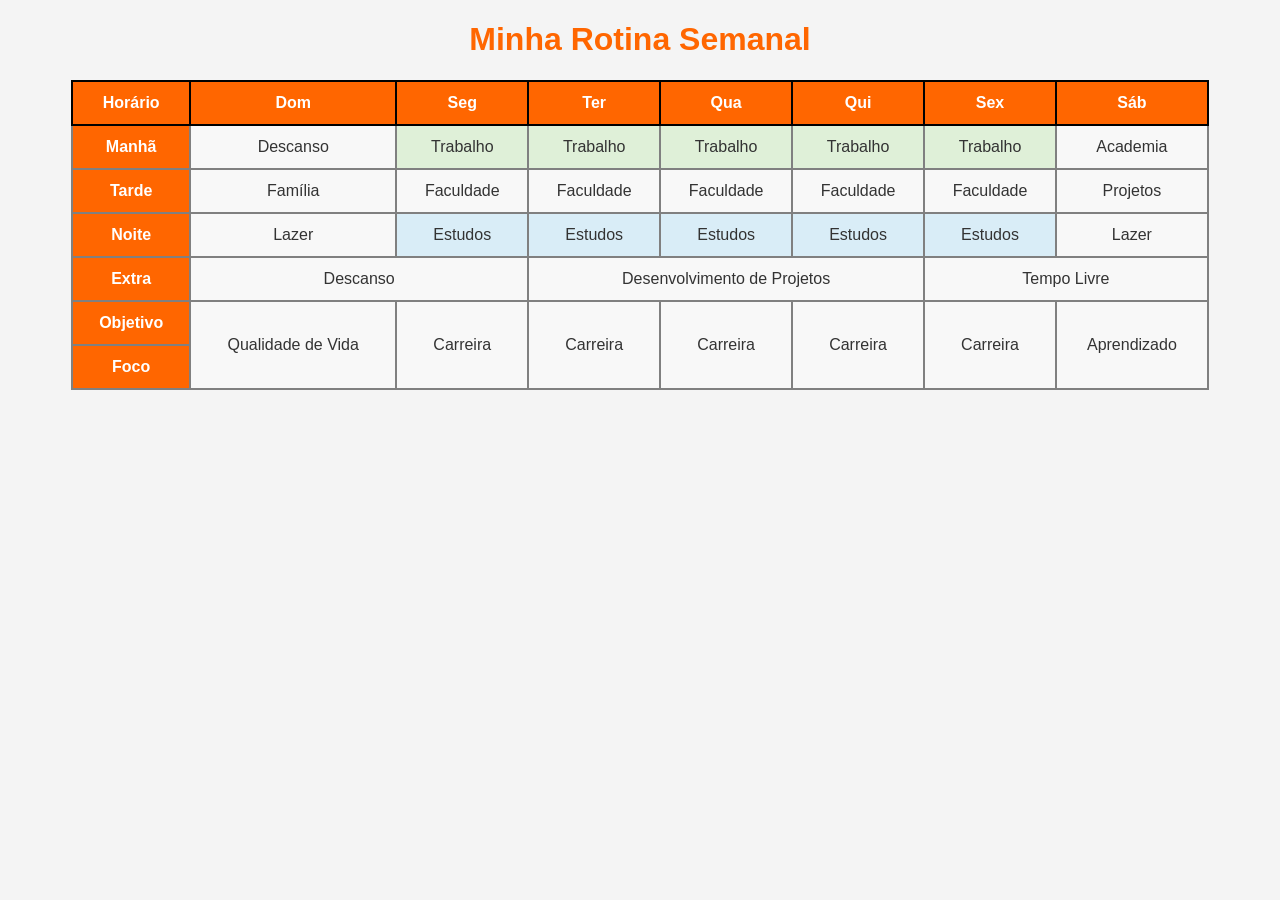
<file: atividade4.html>
<!DOCTYPE html>
<html lang="pt-BR">
<head>
    <meta charset="UTF-8">
    <title>Minha Rotina Semanal</title>

    <style>

        body{
            font-family: Arial, sans-serif;
            background-color: #f4f4f4;
            text-align: center;
        }

        h1{
            color: #ff6600;
        }

        table{
            margin: auto;
            border-collapse: collapse;
            width: 90%;
        }

        th{
            background-color: #ff6600;
            color: white;
            border: 2px solid black;
            padding: 12px;
        }

        td{
            background-color: #f8f8f8;
            border: 2px solid gray;
            padding: 12px;
            text-align: center;
            color: #333;
        }

        .periodo{
            background-color: #ff6600;
            color: white;
            font-weight: bold;
        }

        .estudo{
            background-color: #d9edf7;
        }

        .trabalho{
            background-color: #dff0d8;
        }

    </style>

</head>
<body>

    <h1>Minha Rotina Semanal</h1>

    <table>

        <tr>
            <th>Horário</th>
            <th>Dom</th>
            <th>Seg</th>
            <th>Ter</th>
            <th>Qua</th>
            <th>Qui</th>
            <th>Sex</th>
            <th>Sáb</th>
        </tr>

        <tr>
            <td class="periodo">Manhã</td>
            <td>Descanso</td>
            <td class="trabalho">Trabalho</td>
            <td class="trabalho">Trabalho</td>
            <td class="trabalho">Trabalho</td>
            <td class="trabalho">Trabalho</td>
            <td class="trabalho">Trabalho</td>
            <td>Academia</td>
        </tr>

        <tr>
            <td class="periodo">Tarde</td>
            <td>Família</td>
            <td>Faculdade</td>
            <td>Faculdade</td>
            <td>Faculdade</td>
            <td>Faculdade</td>
            <td>Faculdade</td>
            <td>Projetos</td>
        </tr>

        <tr>
            <td class="periodo">Noite</td>
            <td>Lazer</td>
            <td class="estudo">Estudos</td>
            <td class="estudo">Estudos</td>
            <td class="estudo">Estudos</td>
            <td class="estudo">Estudos</td>
            <td class="estudo">Estudos</td>
            <td>Lazer</td>
        </tr>

        <tr>
            <td class="periodo">Extra</td>
            <td colspan="2">Descanso</td>
            <td colspan="3">Desenvolvimento de Projetos</td>
            <td colspan="2">Tempo Livre</td>
        </tr>

        <tr>
            <td class="periodo">Objetivo</td>
            <td rowspan="2">Qualidade de Vida</td>
            <td rowspan="2">Carreira</td>
            <td rowspan="2">Carreira</td>
            <td rowspan="2">Carreira</td>
            <td rowspan="2">Carreira</td>
            <td rowspan="2">Carreira</td>
            <td rowspan="2">Aprendizado</td>
        </tr>

        <tr>
            <td class="periodo">Foco</td>
        </tr>

    </table>

</body>
</html>
</file>
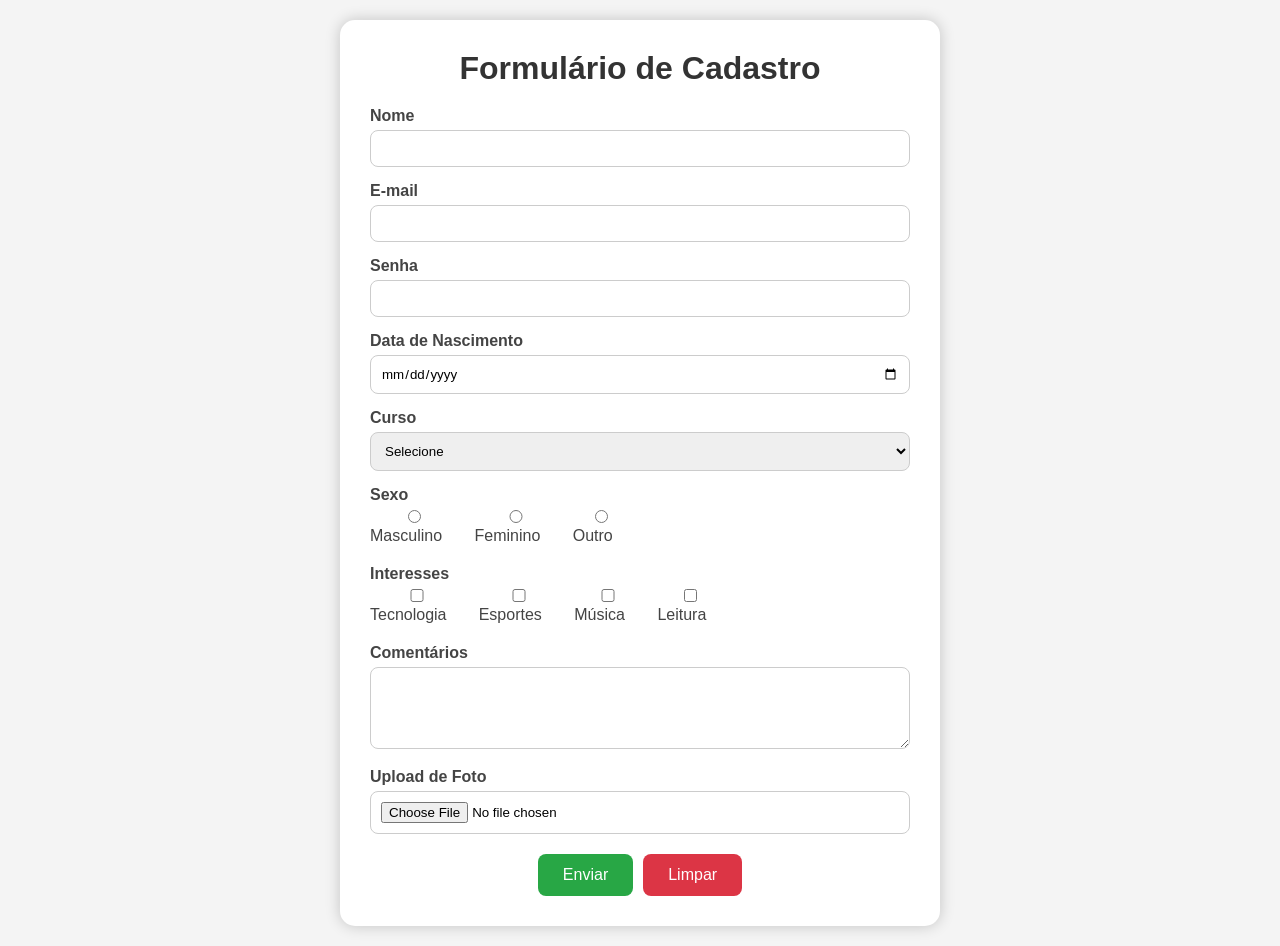
<file: atividade5.html>
<!DOCTYPE html>
<html lang="pt-BR">
<head>
<meta charset="UTF-8">
<meta name="viewport" content="width=device-width, initial-scale=1.0">
<title>Formulário de Cadastro</title>

<style>
    *{
        margin:0;
        padding:0;
        box-sizing:border-box;
        font-family: Arial, sans-serif;
    }

    body{
        background:#f4f4f4;
        display:flex;
        justify-content:center;
        align-items:center;
        min-height:100vh;
        padding:20px;
    }

    .container{
        background:white;
        width:100%;
        max-width:600px;
        padding:30px;
        border-radius:15px;
        box-shadow:0 0 15px rgba(0,0,0,0.2);
    }

    h1{
        text-align:center;
        margin-bottom:20px;
        color:#333;
    }

    .campo{
        margin-bottom:15px;
    }

    label{
        display:block;
        margin-bottom:5px;
        font-weight:bold;
        color:#444;
    }

    input,
    select,
    textarea{
        width:100%;
        padding:10px;
        border:1px solid #ccc;
        border-radius:8px;
        transition:0.3s;
    }

    input:focus,
    select:focus,
    textarea:focus{
        outline:none;
        border-color:#007BFF;
        box-shadow:0 0 8px rgba(0,123,255,0.4);
    }

    .radio-group,
    .checkbox-group{
        display:flex;
        gap:15px;
        flex-wrap:wrap;
    }

    .radio-group label,
    .checkbox-group label{
        font-weight:normal;
    }

    .botoes{
        display:flex;
        gap:10px;
        justify-content:center;
        margin-top:20px;
    }

    button{
        padding:12px 25px;
        border:none;
        border-radius:8px;
        cursor:pointer;
        color:white;
        font-size:16px;
        transition:0.3s;
    }

    .enviar{
        background:#28a745;
    }

    .limpar{
        background:#dc3545;
    }

    button:hover{
        transform:scale(1.05);
        opacity:0.9;
    }

    @media (max-width:600px){
        .container{
            padding:20px;
        }

        .botoes{
            flex-direction:column;
        }

        button{
            width:100%;
        }
    }
</style>
</head>

<body>

<div class="container">
    <h1>Formulário de Cadastro</h1>

    <form>

        <div class="campo">
            <label for="nome">Nome</label>
            <input type="text" id="nome" name="nome" required>
        </div>

        <div class="campo">
            <label for="email">E-mail</label>
            <input type="email" id="email" name="email" required>
        </div>

        <div class="campo">
            <label for="senha">Senha</label>
            <input type="password" id="senha" name="senha" required>
        </div>

        <div class="campo">
            <label for="data">Data de Nascimento</label>
            <input type="date" id="data" name="data">
        </div>

        <div class="campo">
            <label for="curso">Curso</label>
            <select id="curso" name="curso">
                <option>Selecione</option>
                <option>Análise e Desenvolvimento de Sistemas</option>
                <option>Engenharia de Software</option>
                <option>Ciência da Computação</option>
                <option>Sistemas de Informação</option>
            </select>
        </div>

        <div class="campo">
            <label>Sexo</label>
            <div class="radio-group">
                <label><input type="radio" name="sexo"> Masculino</label>
                <label><input type="radio" name="sexo"> Feminino</label>
                <label><input type="radio" name="sexo"> Outro</label>
            </div>
        </div>

        <div class="campo">
            <label>Interesses</label>
            <div class="checkbox-group">
                <label><input type="checkbox"> Tecnologia</label>
                <label><input type="checkbox"> Esportes</label>
                <label><input type="checkbox"> Música</label>
                <label><input type="checkbox"> Leitura</label>
            </div>
        </div>

        <div class="campo">
            <label for="comentarios">Comentários</label>
            <textarea id="comentarios" rows="4"></textarea>
        </div>

        <div class="campo">
            <label for="foto">Upload de Foto</label>
            <input type="file" id="foto">
        </div>

        <div class="botoes">
            <button type="submit" class="enviar">Enviar</button>
            <button type="reset" class="limpar">Limpar</button>
        </div>

    </form>
</div>

</body>
</html>
</file>
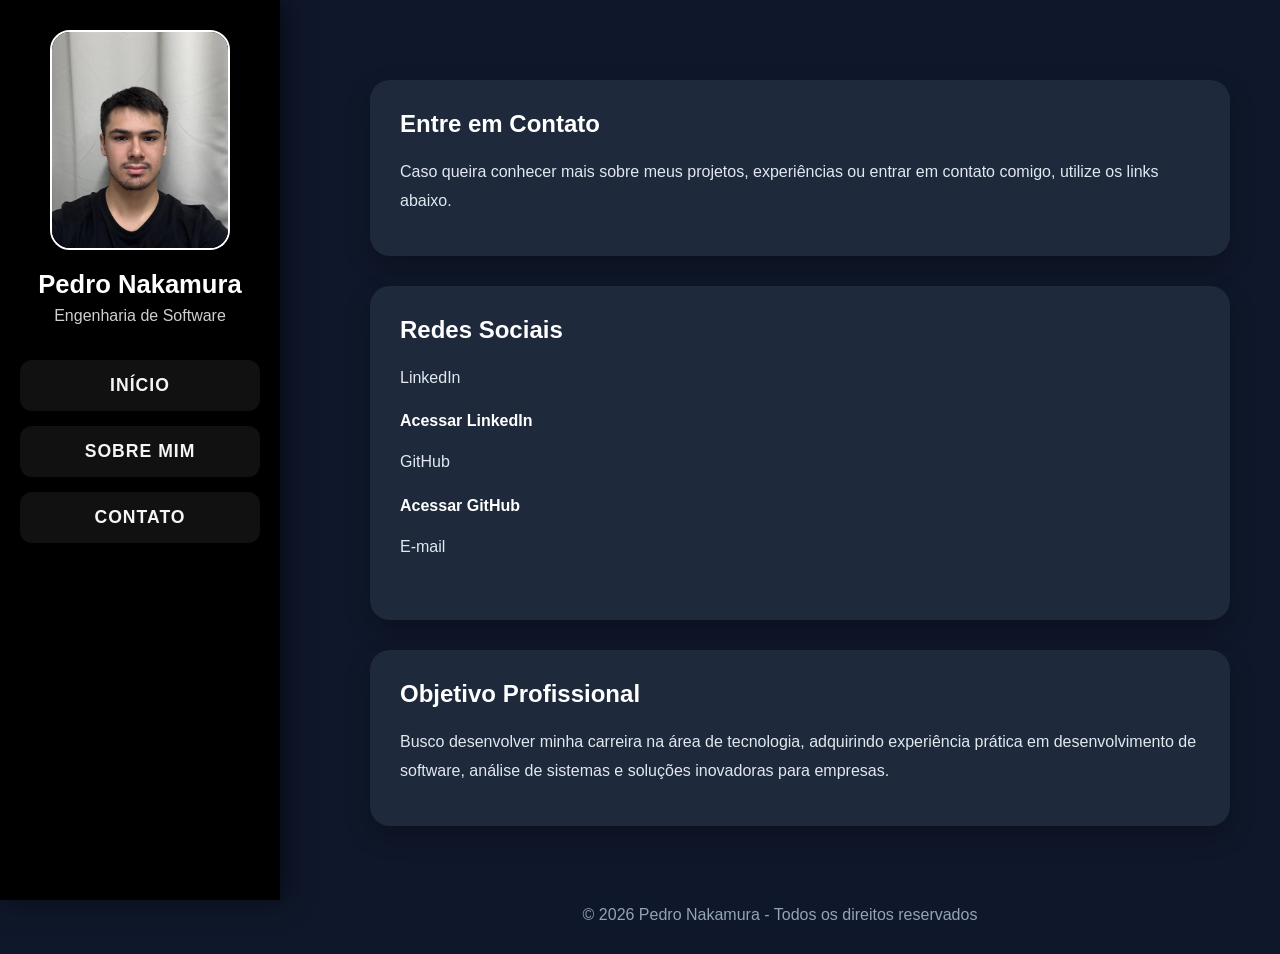
<file: contato.html>
<!DOCTYPE html>
<html lang="pt-BR">
<head>
    <meta charset="UTF-8">
    <meta name="viewport" content="width=device-width, initial-scale=1.0">
    <title>Contato - Pedro Nakamura</title>
    <link rel="stylesheet" href="style.css">
</head>
<body>


    <div class="sidebar">

        <img src="WhatsApp Image 2026-06-17 at 21.32.57.jpeg" alt="Pedro Nakamura">

        <h2>Pedro Nakamura</h2>

        <p>Engenharia de Software</p>

        <nav>
            <a href="index.html">INÍCIO</a>
            <a href="sobre.html">SOBRE MIM</a>
            <a href="contato.html">CONTATO</a>
        </nav>

    </div>


    <main>

        <section>

            <h2>Entre em Contato</h2>

            <p>
                Caso queira conhecer mais sobre meus projetos, experiências
                ou entrar em contato comigo, utilize os links abaixo.
            </p>

        </section>

        <section>

            <h2>Redes Sociais</h2>

            <p>
                LinkedIn
            </p>

            <a href="https://www.linkedin.com/in/pedro-nakamura-a2a543368/" target="_blank">
                Acessar LinkedIn
            </a>

            <br><br>

            <p>
                GitHub
            </p>

            <a href="https://github.com/PedroNakamura000" target="_blank">
                Acessar GitHub
            </a>

            <br><br>

            <p>
                E-mail
            </p>

            <a href="mailto:pegn2007@edu.unifil.br">
        
            </a>

        </section>

        <section>

            <h2>Objetivo Profissional</h2>

            <p>
                Busco desenvolver minha carreira na área de tecnologia,
                adquirindo experiência prática em desenvolvimento de software,
                análise de sistemas e soluções inovadoras para empresas.
            </p>

        </section>

    </main>

    <footer>
        <p>© 2026 Pedro Nakamura - Todos os direitos reservados</p>
    </footer>

</body>
</html>
</file>
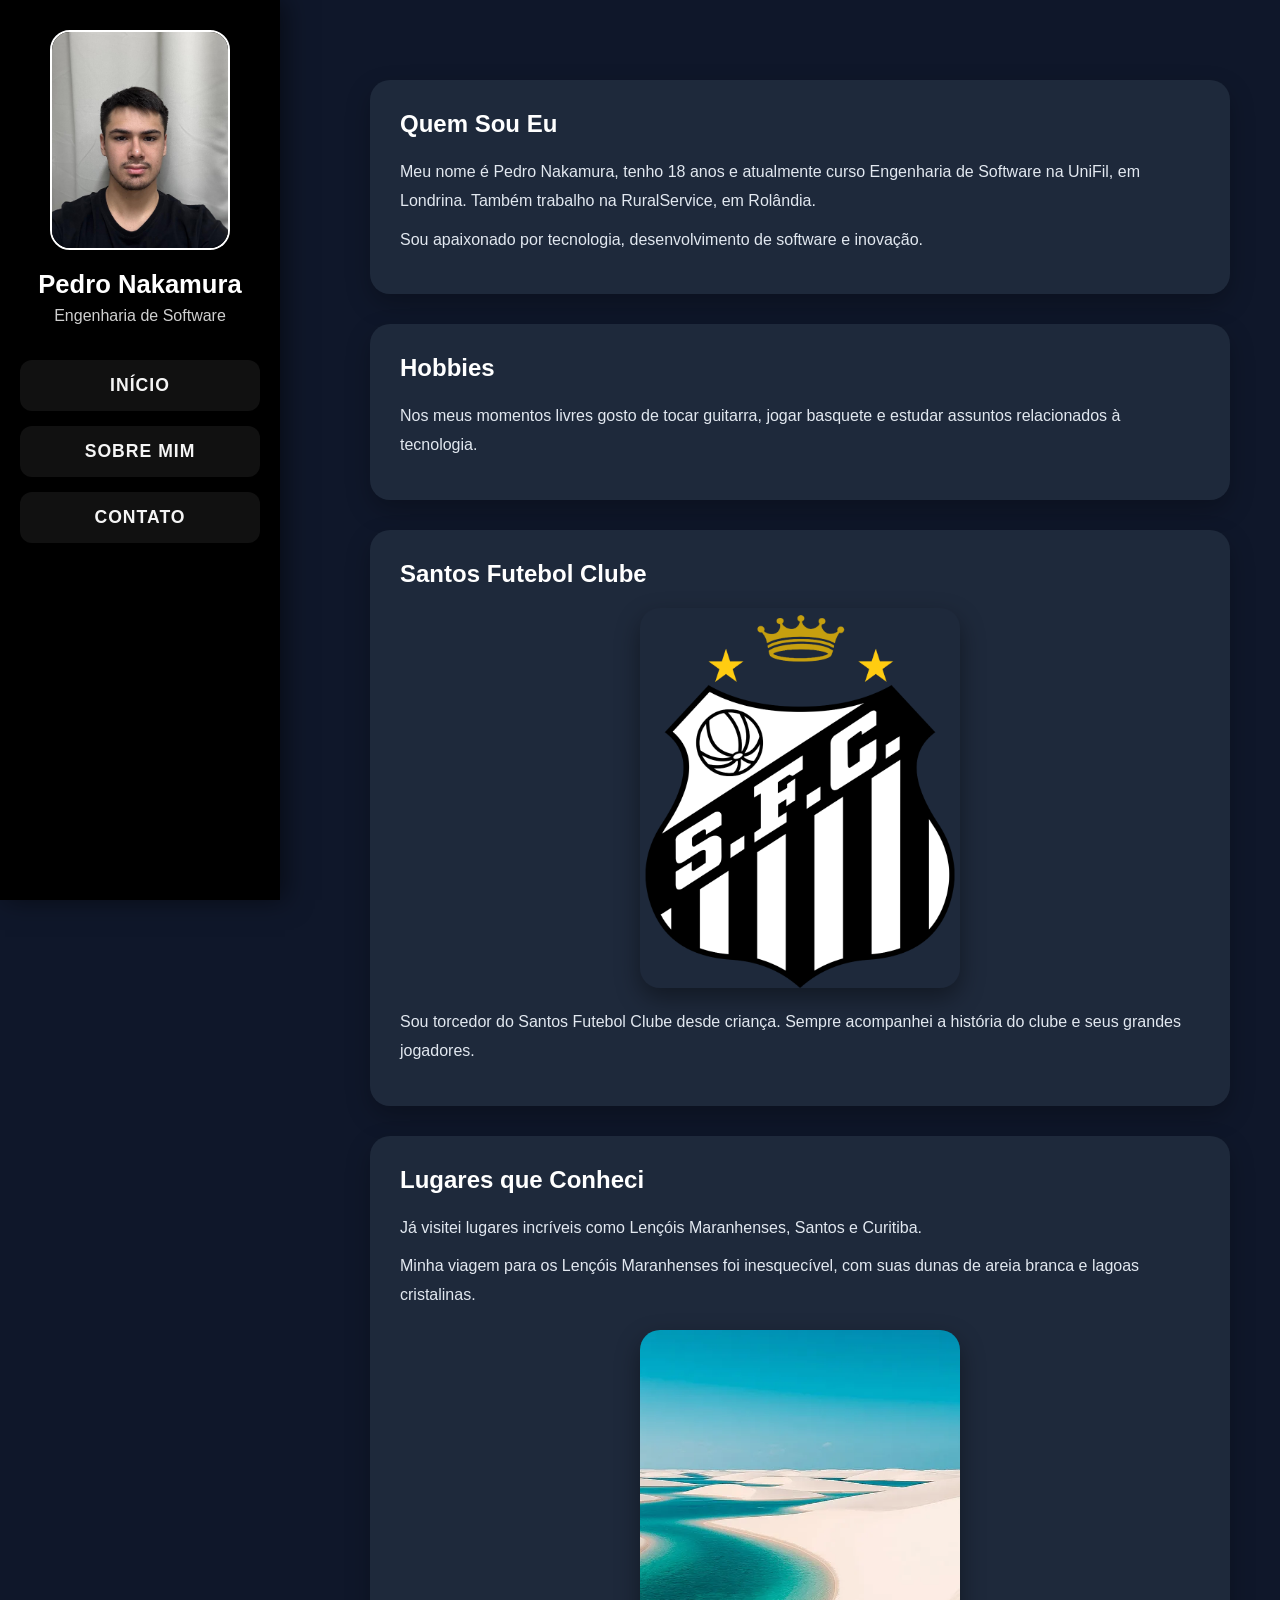
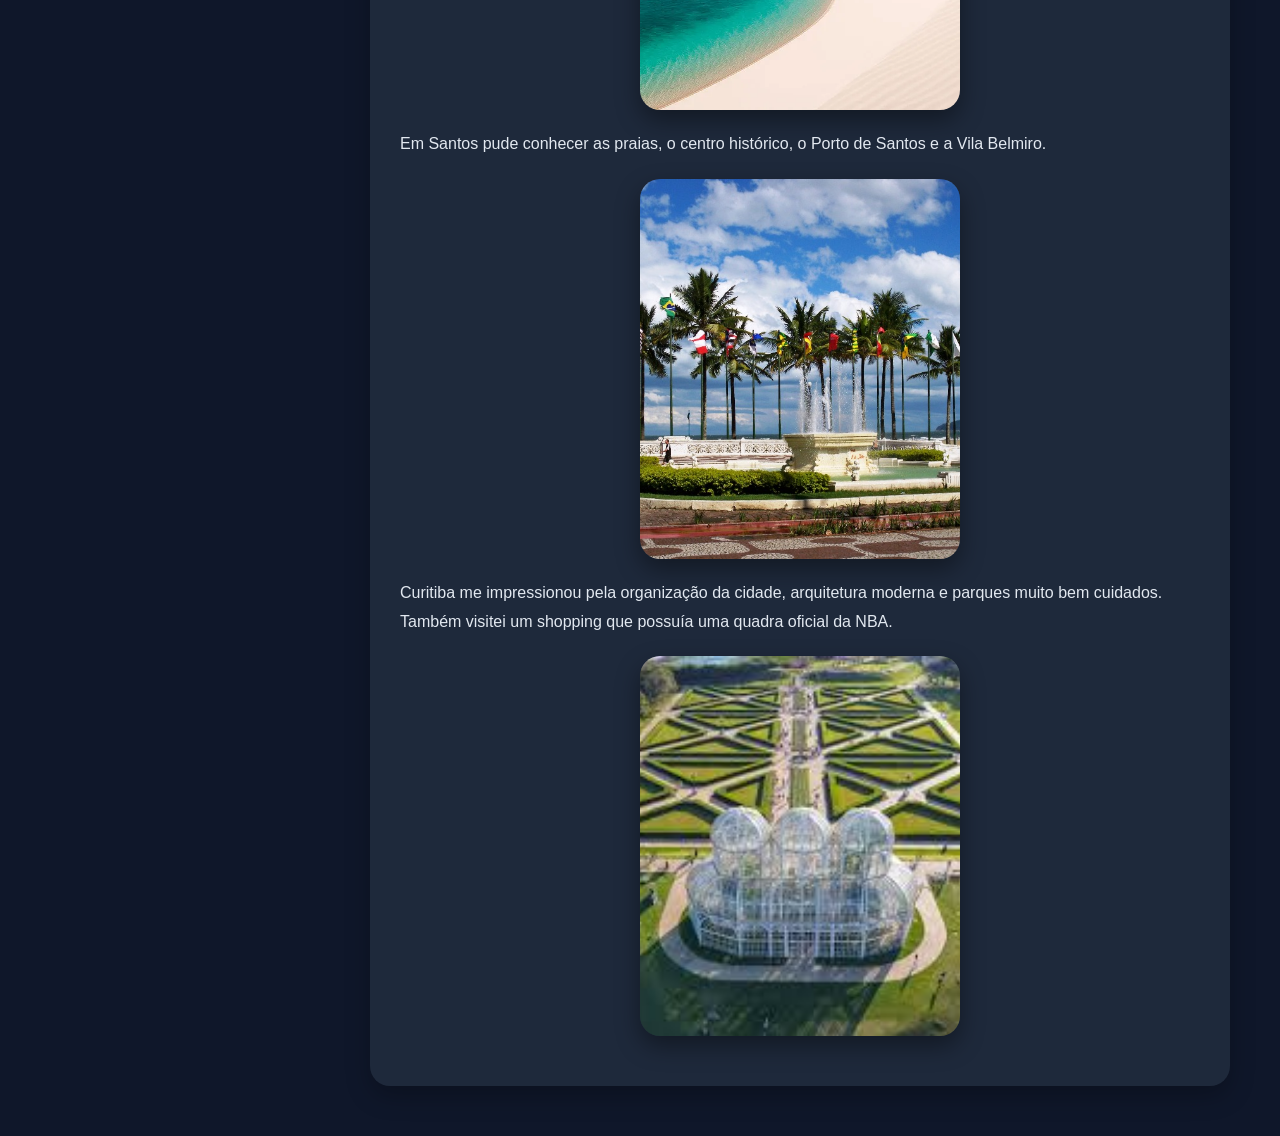
<file: sobre.html>
<!DOCTYPE html>
<html lang="pt-BR">
<head>
    <meta charset="UTF-8">
    <meta name="viewport" content="width=device-width, initial-scale=1.0">
    <title>Sobre Mim - Pedro Nakamura</title>
    <link rel="stylesheet" href="style.css">
</head>
<body>



    <div class="sidebar">

        <img src="WhatsApp Image 2026-06-17 at 21.32.57.jpeg" alt="Pedro Nakamura">

        <h2>Pedro Nakamura</h2>

        <p>Engenharia de Software</p>

        <nav>
            <a href="index.html">INÍCIO</a>
            <a href="sobre.html">SOBRE MIM</a>
            <a href="contato.html">CONTATO</a>
        </nav>

    </div>


    <main>

        <section>

            <h2>Quem Sou Eu</h2>

            <p>
                Meu nome é Pedro Nakamura, tenho 18 anos e atualmente curso
                Engenharia de Software na UniFil, em Londrina.
                Também trabalho na RuralService, em Rolândia.
            </p>

            <p>
                Sou apaixonado por tecnologia, desenvolvimento de software
                e inovação.
            </p>

        </section>

        <section>

            <h2>Hobbies</h2>

            <p>
                Nos meus momentos livres gosto de tocar guitarra,
                jogar basquete e estudar assuntos relacionados à tecnologia.
            </p>

        </section>

        <section>

            <h2>Santos Futebol Clube</h2>

            <img src="Santos_Logo.png" alt="Logo do Santos FC">

            <p>
                Sou torcedor do Santos Futebol Clube desde criança.
                Sempre acompanhei a história do clube e seus grandes jogadores.
            </p>

        </section>

        <section>

            <h2>Lugares que Conheci</h2>

            <p>
                Já visitei lugares incríveis como Lençóis Maranhenses,
                Santos e Curitiba.
            </p>

            <p>
                Minha viagem para os Lençóis Maranhenses foi inesquecível,
                com suas dunas de areia branca e lagoas cristalinas.
            </p>

            <img src="lencois-maranhenses-26.webp" alt="Lençóis Maranhenses">

            <p>
                Em Santos pude conhecer as praias, o centro histórico,
                o Porto de Santos e a Vila Belmiro.
            </p>

            <img src="santosturismo.jpg" alt="Cidade de Santos">

            <p>
                Curitiba me impressionou pela organização da cidade,
                arquitetura moderna e parques muito bem cuidados.
                Também visitei um shopping que possuía uma quadra oficial da NBA.
            </p>

            <img src="images.jpg" alt="Curitiba">

        </section>

    </main>

</body>
</html>
</file>
<file: style.css>
*{
    margin:0;
    padding:0;
    box-sizing:border-box;
}

body{
    font-family:'Segoe UI', sans-serif;
    background:#0f172a;
    color:#f8f8f2;
    min-height:100vh;
}

/* SIDEBAR */

.sidebar{
    position:fixed;
    top:0;
    left:0;

    width:280px;
    height:100vh;

    background:#000;

    display:flex;
    flex-direction:column;
    align-items:center;

    padding:30px 20px;

    box-shadow:5px 0 25px rgba(0,0,0,.5);
}

.sidebar img{
    width:180px;
    height:220px;

    object-fit:cover;

    border-radius:20px;

    border:2px solid #ffffff;

    margin-bottom:20px;

    transition:.3s;
}

.sidebar img:hover{
    transform:scale(1.03);
}

.sidebar h2{
    color:#ffffff;
    font-size:1.6rem;
    margin-bottom:8px;
}

.sidebar p{
    color:#cfcfcf;
    margin-bottom:35px;
    text-align:center;
}

/* MENU */

.sidebar nav{
    width:100%;

    display:flex;
    flex-direction:column;

    gap:15px;
}

.sidebar nav a{
    display:block;

    text-decoration:none;

    text-align:center;

    color:#f5f5f5;

    background:#111;

    padding:15px;

    border-radius:12px;

    font-size:1.1rem;

    font-family:'Trebuchet MS', sans-serif;

    font-weight:bold;

    letter-spacing:1px;

    transition:.3s;
}

.sidebar nav a:hover{
    background:#ffffff;
    color:#000000;

    transform:translateX(5px);
}

/* CONTEÚDO */

main{
    margin-left:320px;

    padding:50px;

    max-width:1200px;
}

/* HERO */

.hero{
    background:#1e293b;

    padding:50px;

    border-radius:20px;

    box-shadow:0 10px 30px rgba(0,0,0,.3);
}

.hero h2{
    font-size:2.5rem;

    color:#ffffff;

    margin-bottom:20px;
}

.hero p{
    font-size:1.1rem;

    line-height:1.8;

    color:#e2e8f0;
}

/* SEÇÕES */

section{
    background:#1e293b;

    margin-top:30px;

    padding:30px;

    border-radius:20px;

    box-shadow:0 10px 25px rgba(0,0,0,.25);

    animation:fadeUp .8s ease;
}

section h2{
    color:white;

    margin-bottom:20px;
}

section p{
    color:#e2e8f0;

    line-height:1.8;

    margin-bottom:10px;
}

/* IMAGEM DAS PÁGINAS */

section img{
    display:block;

    width:320px;
    height:380px;

    object-fit:cover;

    margin:20px auto;

    border-radius:20px;

    box-shadow:0 10px 25px rgba(0,0,0,.4);

    transition:.3s;
}

section img:hover{
    transform:scale(1.03);
}

/* BOTÃO */

button{
    margin-top:20px;

    padding:14px 25px;

    border:none;

    border-radius:10px;

    background:#ffffff;

    color:#000;

    font-weight:bold;

    cursor:pointer;

    transition:.3s;
}

button:hover{
    transform:translateY(-3px);

    box-shadow:0 10px 20px rgba(255,255,255,.2);
}

/* LINKS */

section a{
    display:inline-block;

    color:#ffffff;

    text-decoration:none;

    margin-top:10px;

    font-weight:bold;

    transition:.3s;
}

section a:hover{
    color:#60a5fa;
}

/* FOOTER */

footer{
    margin-left:280px;

    text-align:center;

    padding:30px;

    color:#94a3b8;
}

/* ANIMAÇÃO */

@keyframes fadeUp{

    from{
        opacity:0;
        transform:translateY(30px);
    }

    to{
        opacity:1;
        transform:translateY(0);
    }

}

/* RESPONSIVO */

@media(max-width:900px){

    .sidebar{
        position:relative;
        width:100%;
        height:auto;
    }

    main{
        margin-left:0;
        padding:20px;
    }

    footer{
        margin-left:0;
    }

    section img{
        width:220px;
        height:280px;
    }
}
</file>
